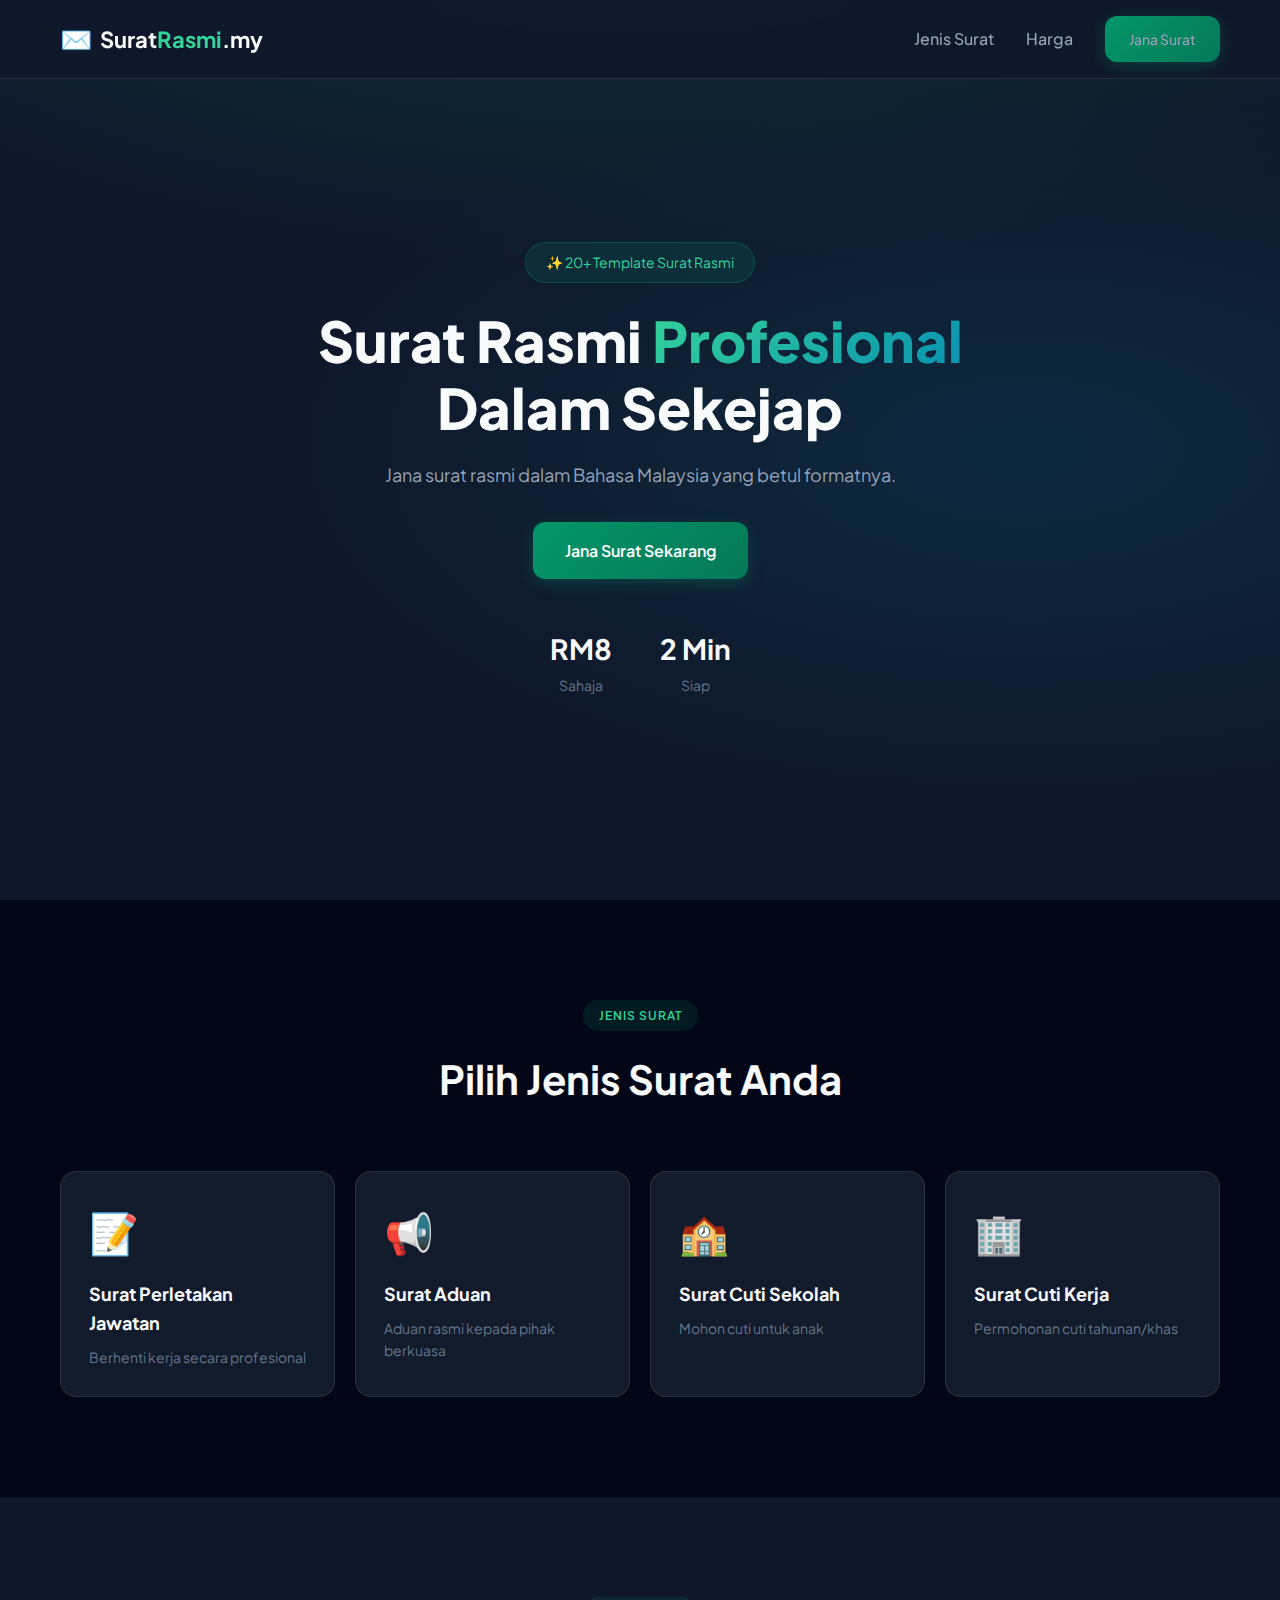
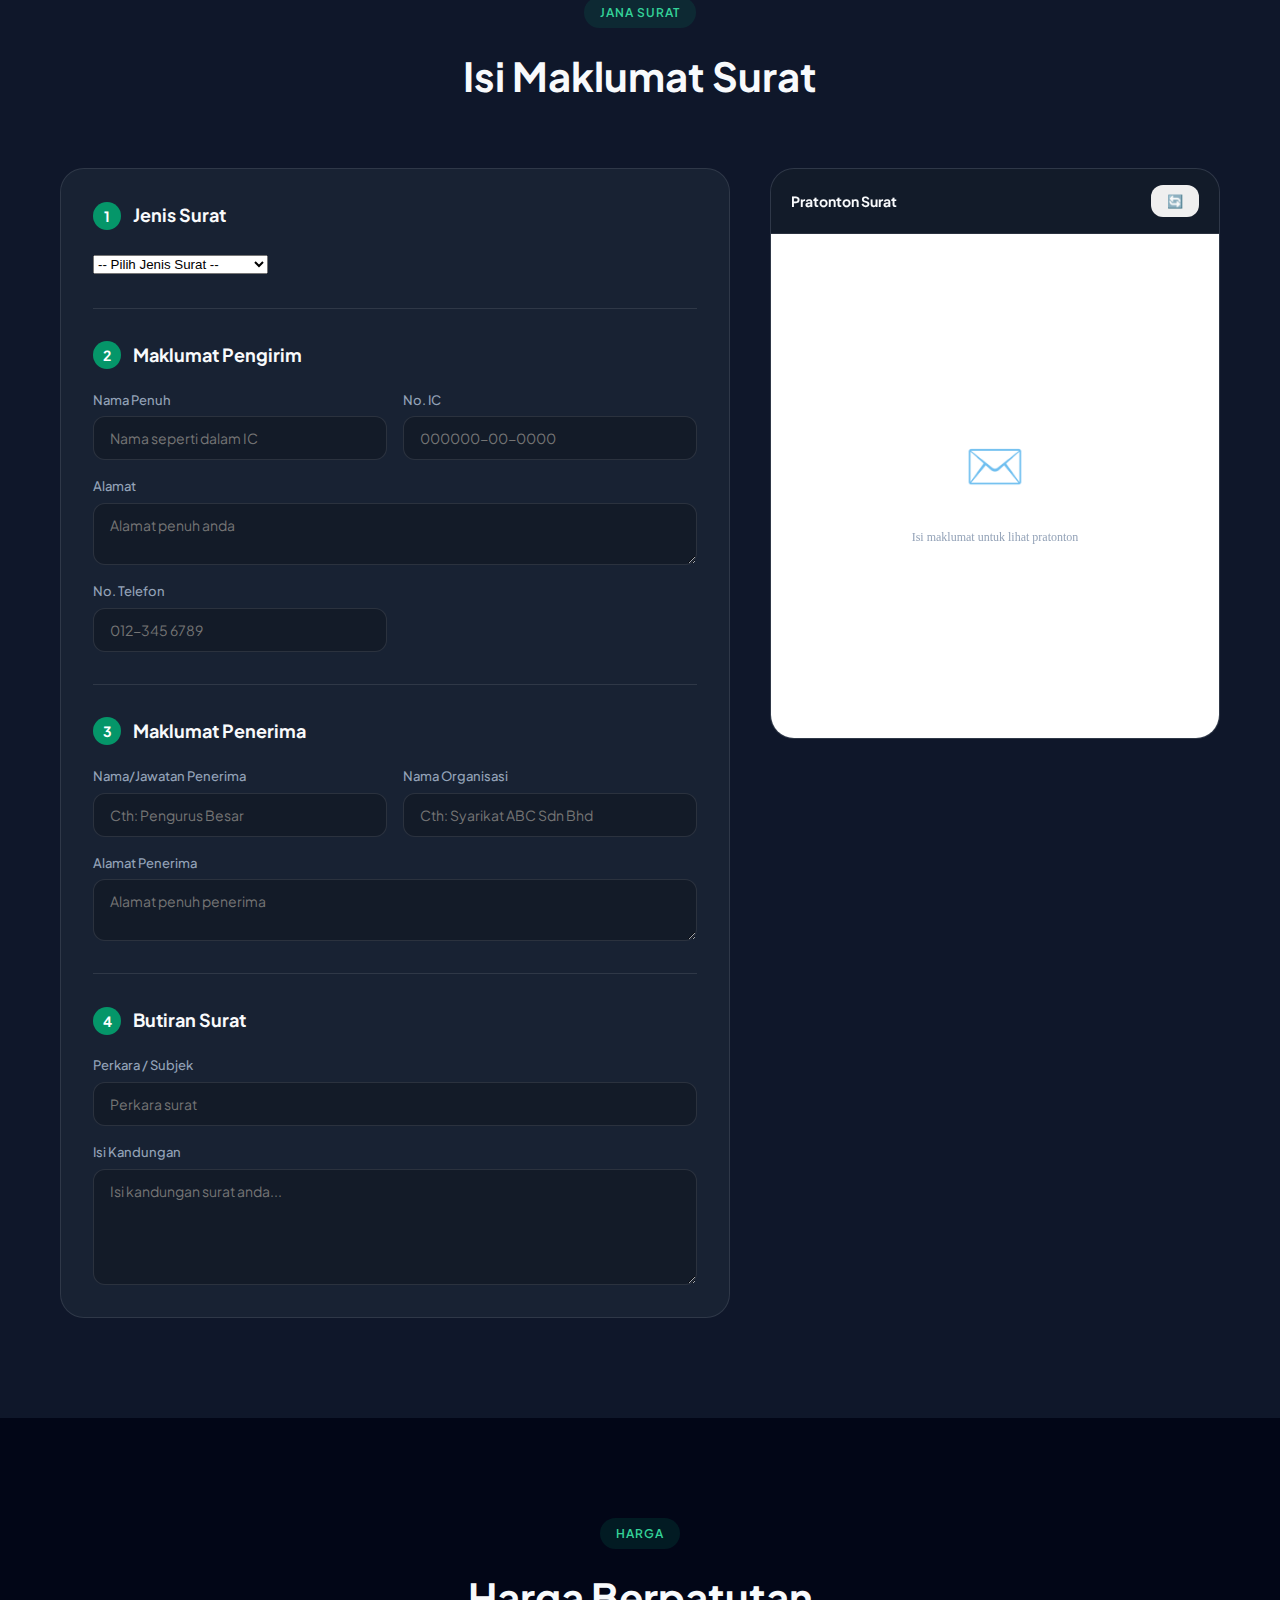
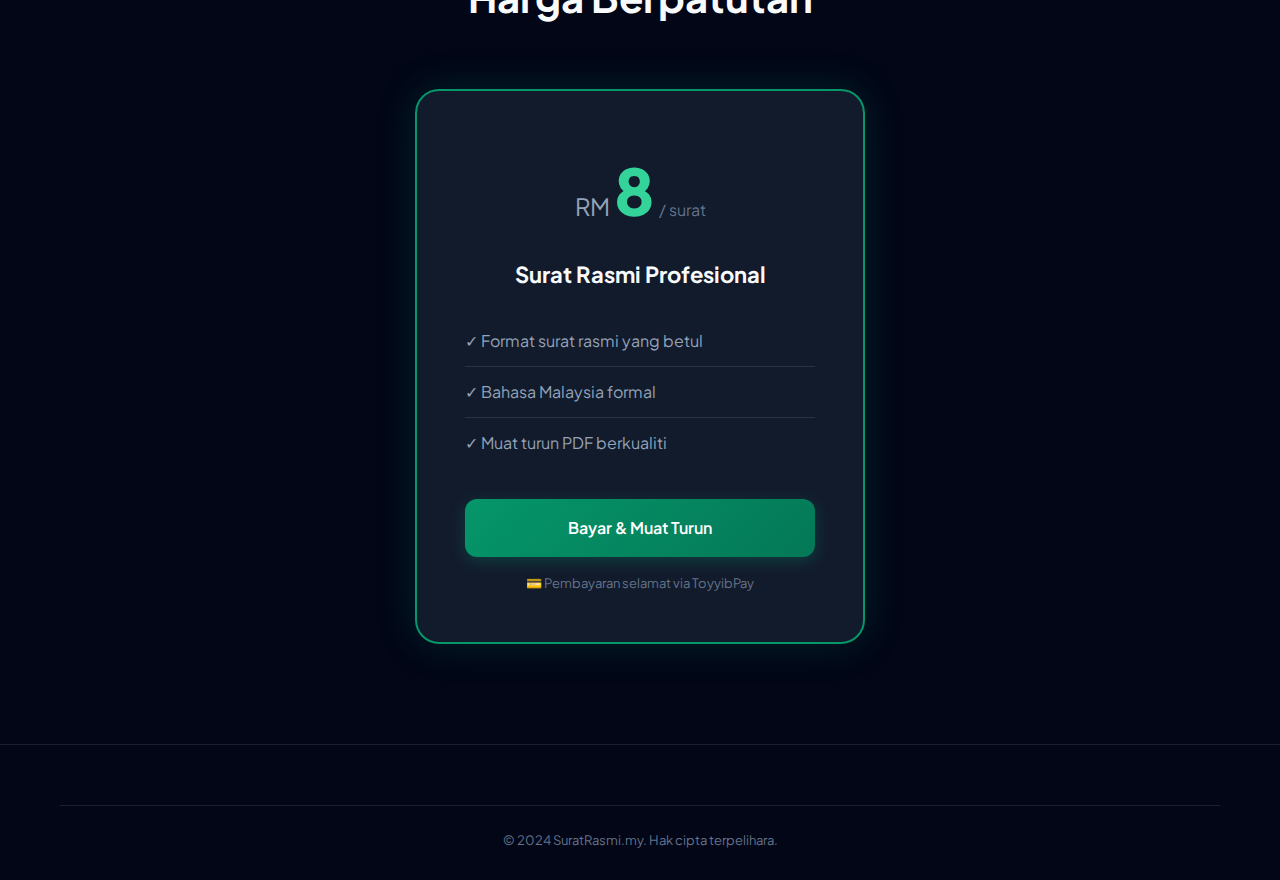
<file: index.html>
<!DOCTYPE html>
<html lang="ms">

<head>
    <meta charset="UTF-8">
    <meta name="viewport" content="width=device-width, initial-scale=1.0">
    <meta name="description" content="SuratRasmi.my - Jana surat rasmi profesional dalam Bahasa Malaysia.">
    <title>SuratRasmi.my - Surat Rasmi Profesional</title>
    <link href="https://fonts.googleapis.com/css2?family=Plus+Jakarta+Sans:wght@300;400;500;600;700;800&display=swap"
        rel="stylesheet">
    <link rel="stylesheet" href="style.css">
</head>

<body>
    <nav class="navbar">
        <div class="container nav-container">
            <a href="index.html" class="logo">
                <span class="logo-icon">✉️</span>
                <span>Surat<span class="highlight">Rasmi</span>.my</span>
            </a>
            <div class="nav-links">
                <a href="#templates">Jenis Surat</a>
                <a href="#pricing">Harga</a>
                <a href="#generator" class="btn btn-primary">Jana Surat</a>
            </div>
        </div>
    </nav>

    <section class="hero">
        <div class="hero-bg"></div>
        <div class="container">
            <div class="hero-content">
                <span class="badge">✨ 20+ Template Surat Rasmi</span>
                <h1>Surat Rasmi <span class="gradient-text">Profesional</span><br>Dalam Sekejap</h1>
                <p class="subtitle">Jana surat rasmi dalam Bahasa Malaysia yang betul formatnya.</p>
                <div class="hero-cta">
                    <a href="#generator" class="btn btn-primary btn-large">Jana Surat Sekarang</a>
                </div>
                <div class="trust-badges">
                    <div class="trust-item"><span class="trust-number">RM8</span><span>Sahaja</span></div>
                    <div class="trust-item"><span class="trust-number">2 Min</span><span>Siap</span></div>
                </div>
            </div>
        </div>
    </section>

    <section id="templates" class="templates">
        <div class="container">
            <div class="section-header">
                <span class="section-badge">JENIS SURAT</span>
                <h2>Pilih Jenis Surat Anda</h2>
            </div>
            <div class="templates-grid">
                <div class="template-card" data-type="resignation">
                    <div class="template-icon">📝</div>
                    <h3>Surat Perletakan Jawatan</h3>
                    <p>Berhenti kerja secara profesional</p>
                </div>
                <div class="template-card" data-type="complaint">
                    <div class="template-icon">📢</div>
                    <h3>Surat Aduan</h3>
                    <p>Aduan rasmi kepada pihak berkuasa</p>
                </div>
                <div class="template-card" data-type="school_leave">
                    <div class="template-icon">🏫</div>
                    <h3>Surat Cuti Sekolah</h3>
                    <p>Mohon cuti untuk anak</p>
                </div>
                <div class="template-card" data-type="work_leave">
                    <div class="template-icon">🏢</div>
                    <h3>Surat Cuti Kerja</h3>
                    <p>Permohonan cuti tahunan/khas</p>
                </div>
            </div>
        </div>
    </section>

    <section id="generator" class="generator">
        <div class="container">
            <div class="section-header">
                <span class="section-badge">JANA SURAT</span>
                <h2>Isi Maklumat Surat</h2>
            </div>
            <div class="generator-container">
                <div class="generator-form">
                    <form id="letterForm">
                        <div class="form-section">
                            <h3><span class="num">1</span> Jenis Surat</h3>
                            <select id="letterType" name="letter_type" required>
                                <option value="">-- Pilih Jenis Surat --</option>
                                <option value="resignation">Surat Perletakan Jawatan</option>
                                <option value="complaint">Surat Aduan</option>
                                <option value="school_leave">Surat Cuti Sekolah</option>
                                <option value="work_leave">Surat Cuti Kerja</option>
                            </select>
                        </div>

                        <div class="form-section">
                            <h3><span class="num">2</span> Maklumat Pengirim</h3>
                            <div class="form-grid">
                                <div class="form-group">
                                    <label>Nama Penuh</label>
                                    <input type="text" name="sender_name" required placeholder="Nama seperti dalam IC">
                                </div>
                                <div class="form-group">
                                    <label>No. IC</label>
                                    <input type="text" name="sender_ic" placeholder="000000-00-0000">
                                </div>
                                <div class="form-group full">
                                    <label>Alamat</label>
                                    <textarea name="sender_address" rows="2" placeholder="Alamat penuh anda"></textarea>
                                </div>
                                <div class="form-group">
                                    <label>No. Telefon</label>
                                    <input type="tel" name="sender_phone" placeholder="012-345 6789">
                                </div>
                            </div>
                        </div>

                        <div class="form-section">
                            <h3><span class="num">3</span> Maklumat Penerima</h3>
                            <div class="form-grid">
                                <div class="form-group">
                                    <label>Nama/Jawatan Penerima</label>
                                    <input type="text" name="recipient_name" required placeholder="Cth: Pengurus Besar">
                                </div>
                                <div class="form-group">
                                    <label>Nama Organisasi</label>
                                    <input type="text" name="recipient_org" placeholder="Cth: Syarikat ABC Sdn Bhd">
                                </div>
                                <div class="form-group full">
                                    <label>Alamat Penerima</label>
                                    <textarea name="recipient_address" rows="2"
                                        placeholder="Alamat penuh penerima"></textarea>
                                </div>
                            </div>
                        </div>

                        <div class="form-section">
                            <h3><span class="num">4</span> Butiran Surat</h3>
                            <div class="form-grid">
                                <div class="form-group full">
                                    <label>Perkara / Subjek</label>
                                    <input type="text" name="subject" placeholder="Perkara surat">
                                </div>
                                <div class="form-group full">
                                    <label>Isi Kandungan</label>
                                    <textarea name="content" rows="5"
                                        placeholder="Isi kandungan surat anda..."></textarea>
                                </div>
                            </div>
                        </div>
                    </form>
                </div>

                <div class="generator-preview">
                    <div class="preview-header">
                        <h4>Pratonton Surat</h4>
                        <button type="button" class="btn btn-small" id="refreshPreview">🔄</button>
                    </div>
                    <div class="preview-container">
                        <div id="letterPreview" class="letter-preview">
                            <div class="preview-placeholder">
                                <span>✉️</span>
                                <p>Isi maklumat untuk lihat pratonton</p>
                            </div>
                        </div>
                    </div>
                </div>
            </div>
        </div>
    </section>

    <section id="pricing" class="pricing">
        <div class="container">
            <div class="section-header">
                <span class="section-badge">HARGA</span>
                <h2>Harga Berpatutan</h2>
            </div>
            <div class="pricing-card">
                <div class="price-tag">
                    <span class="currency">RM</span>
                    <span class="amount">8</span>
                    <span class="period">/ surat</span>
                </div>
                <h3>Surat Rasmi Profesional</h3>
                <ul class="features-list">
                    <li>✓ Format surat rasmi yang betul</li>
                    <li>✓ Bahasa Malaysia formal</li>
                    <li>✓ Muat turun PDF berkualiti</li>
                </ul>
                <!-- TOYYIBPAY: Replace YOUR_TOYYIBPAY_LINK with your actual ToyyibPay payment link -->
                <a href="YOUR_TOYYIBPAY_LINK" id="payButton" class="btn btn-primary btn-large btn-full"
                    onclick="saveLetterData()">
                    Bayar & Muat Turun
                </a>
                <p class="note">💳 Pembayaran selamat via ToyyibPay</p>
            </div>
        </div>
    </section>

    <footer class="footer">
        <div class="container">
            <div class="footer-bottom">
                <p>&copy; 2024 SuratRasmi.my. Hak cipta terpelihara.</p>
            </div>
        </div>
    </footer>

    <script src="script.js"></script>
</body>

</html>
</file>
<file: style.css>
:root {
    --primary: #059669;
    --primary-dark: #047857;
    --primary-light: #34d399;
    --secondary: #0891b2;
    --accent: #f59e0b;
    --bg-dark: #0f172a;
    --bg-darker: #020617;
    --bg-card: rgba(30, 41, 59, 0.6);
    --text-primary: #f8fafc;
    --text-secondary: #94a3b8;
    --text-muted: #64748b;
    --border-color: rgba(255, 255, 255, 0.1);
    --radius-sm: 8px;
    --radius-md: 12px;
    --radius-lg: 16px;
    --radius-xl: 24px;
    --transition: 250ms ease;
    --font: 'Plus Jakarta Sans', sans-serif;
}

*,
*::before,
*::after {
    margin: 0;
    padding: 0;
    box-sizing: border-box;
}

html {
    scroll-behavior: smooth;
}

body {
    font-family: var(--font);
    background: var(--bg-dark);
    color: var(--text-primary);
    line-height: 1.6;
}

.container {
    max-width: 1200px;
    margin: 0 auto;
    padding: 0 20px;
}

/* Navbar */
.navbar {
    position: fixed;
    top: 0;
    left: 0;
    right: 0;
    z-index: 1000;
    padding: 16px 0;
    background: rgba(15, 23, 42, 0.9);
    backdrop-filter: blur(20px);
    border-bottom: 1px solid var(--border-color);
}

.nav-container {
    display: flex;
    align-items: center;
    justify-content: space-between;
}

.logo {
    display: flex;
    align-items: center;
    gap: 8px;
    font-size: 22px;
    font-weight: 700;
    text-decoration: none;
    color: var(--text-primary);
}

.logo-icon {
    font-size: 26px;
}

.logo .highlight {
    color: var(--primary-light);
}

.nav-links {
    display: flex;
    align-items: center;
    gap: 32px;
}

.nav-links a {
    color: var(--text-secondary);
    text-decoration: none;
    font-weight: 500;
    transition: var(--transition);
}

.nav-links a:hover {
    color: var(--text-primary);
}

/* Buttons */
.btn {
    display: inline-flex;
    align-items: center;
    justify-content: center;
    gap: 8px;
    padding: 12px 24px;
    font-family: inherit;
    font-size: 14px;
    font-weight: 600;
    border-radius: var(--radius-md);
    border: none;
    cursor: pointer;
    transition: var(--transition);
    text-decoration: none;
}

.btn-primary {
    background: linear-gradient(135deg, var(--primary), var(--primary-dark));
    color: white;
    box-shadow: 0 4px 15px rgba(5, 150, 105, 0.3);
}

.btn-primary:hover {
    transform: translateY(-2px);
    box-shadow: 0 6px 20px rgba(5, 150, 105, 0.4);
}

.btn-secondary {
    background: rgba(255, 255, 255, 0.05);
    color: var(--text-primary);
    border: 1px solid var(--border-color);
}

.btn-secondary:hover {
    background: rgba(255, 255, 255, 0.1);
}

.btn-large {
    padding: 16px 32px;
    font-size: 16px;
}

.btn-small {
    padding: 8px 16px;
    font-size: 13px;
}

.btn-full {
    width: 100%;
}

/* Hero */
.hero {
    min-height: 100vh;
    display: flex;
    align-items: center;
    padding: 120px 0 80px;
    position: relative;
}

.hero-bg {
    position: absolute;
    inset: 0;
    background: radial-gradient(ellipse 80% 50% at 50% -20%, rgba(5, 150, 105, 0.25), transparent), radial-gradient(ellipse 60% 40% at 80% 50%, rgba(8, 145, 178, 0.15), transparent);
    z-index: -1;
}

.hero-content {
    text-align: center;
    max-width: 800px;
    margin: 0 auto;
}

.badge {
    display: inline-block;
    padding: 8px 20px;
    background: rgba(5, 150, 105, 0.15);
    border: 1px solid rgba(5, 150, 105, 0.3);
    border-radius: 50px;
    font-size: 14px;
    color: var(--primary-light);
    margin-bottom: 24px;
}

.hero h1 {
    font-size: clamp(36px, 5vw, 56px);
    font-weight: 800;
    margin-bottom: 20px;
    line-height: 1.2;
}

.gradient-text {
    background: linear-gradient(135deg, var(--primary-light), var(--secondary));
    -webkit-background-clip: text;
    -webkit-text-fill-color: transparent;
    background-clip: text;
}

.hero .subtitle {
    font-size: 18px;
    color: var(--text-secondary);
    margin-bottom: 32px;
    max-width: 600px;
    margin-left: auto;
    margin-right: auto;
}

.hero-cta {
    display: flex;
    gap: 16px;
    justify-content: center;
    margin-bottom: 48px;
}

.trust-badges {
    display: flex;
    justify-content: center;
    gap: 48px;
}

.trust-item {
    text-align: center;
}

.trust-number {
    display: block;
    font-size: 28px;
    font-weight: 700;
    color: var(--text-primary);
}

.trust-item span:last-child {
    font-size: 14px;
    color: var(--text-muted);
}

/* Sections */
section {
    padding: 100px 0;
}

.section-header {
    text-align: center;
    margin-bottom: 60px;
}

.section-badge {
    display: inline-block;
    padding: 6px 16px;
    background: rgba(5, 150, 105, 0.15);
    color: var(--primary-light);
    border-radius: 50px;
    font-size: 12px;
    font-weight: 600;
    letter-spacing: 1px;
    margin-bottom: 16px;
}

.section-header h2 {
    font-size: clamp(28px, 4vw, 40px);
    margin-bottom: 12px;
}

.section-header p {
    color: var(--text-secondary);
    font-size: 18px;
}

/* Templates */
.templates {
    background: var(--bg-darker);
}

.templates-grid {
    display: grid;
    grid-template-columns: repeat(auto-fit, minmax(260px, 1fr));
    gap: 20px;
}

.template-card {
    background: var(--bg-card);
    border: 1px solid var(--border-color);
    border-radius: var(--radius-lg);
    padding: 28px;
    cursor: pointer;
    transition: var(--transition);
    position: relative;
}

.template-card:hover {
    transform: translateY(-4px);
    border-color: var(--primary);
    box-shadow: 0 10px 30px rgba(5, 150, 105, 0.15);
}

.template-icon {
    font-size: 40px;
    margin-bottom: 16px;
}

.template-card h3 {
    font-size: 18px;
    margin-bottom: 8px;
}

.template-card p {
    font-size: 14px;
    color: var(--text-muted);
}

.template-tag {
    position: absolute;
    top: 16px;
    right: 16px;
    background: linear-gradient(135deg, var(--accent), #f97316);
    color: white;
    padding: 4px 12px;
    border-radius: 50px;
    font-size: 11px;
    font-weight: 600;
}

/* Generator */
.generator-container {
    display: grid;
    grid-template-columns: 1fr 450px;
    gap: 40px;
    align-items: start;
}

.generator-form {
    background: var(--bg-card);
    border: 1px solid var(--border-color);
    border-radius: var(--radius-xl);
    padding: 32px;
}

.form-section {
    margin-bottom: 32px;
    padding-bottom: 32px;
    border-bottom: 1px solid var(--border-color);
}

.form-section:last-child {
    border-bottom: none;
    margin-bottom: 0;
    padding-bottom: 0;
}

.form-section h3 {
    display: flex;
    align-items: center;
    gap: 12px;
    font-size: 18px;
    margin-bottom: 20px;
}

.form-section .num {
    display: flex;
    align-items: center;
    justify-content: center;
    width: 28px;
    height: 28px;
    background: var(--primary);
    color: white;
    border-radius: 50%;
    font-size: 14px;
}

.form-grid {
    display: grid;
    grid-template-columns: repeat(2, 1fr);
    gap: 16px;
}

.form-group {
    display: flex;
    flex-direction: column;
    gap: 6px;
}

.form-group.full {
    grid-column: 1 / -1;
}

.form-group label {
    font-size: 13px;
    font-weight: 500;
    color: var(--text-secondary);
}

.form-group input,
.form-group textarea,
.form-group select {
    padding: 12px 16px;
    background: rgba(0, 0, 0, 0.2);
    border: 1px solid var(--border-color);
    border-radius: var(--radius-md);
    color: var(--text-primary);
    font-family: inherit;
    font-size: 14px;
    transition: var(--transition);
}

.form-group input:focus,
.form-group textarea:focus,
.form-group select:focus {
    outline: none;
    border-color: var(--primary);
}

.form-group select {
    cursor: pointer;
}

/* Generator Preview */
.generator-preview {
    position: sticky;
    top: 100px;
    background: var(--bg-card);
    border: 1px solid var(--border-color);
    border-radius: var(--radius-xl);
    overflow: hidden;
}

.preview-header {
    display: flex;
    justify-content: space-between;
    align-items: center;
    padding: 16px 20px;
    background: rgba(0, 0, 0, 0.2);
    border-bottom: 1px solid var(--border-color);
}

.preview-header h4 {
    font-size: 14px;
}

.preview-container {
    padding: 20px;
    background: white;
    min-height: 500px;
}

.letter-preview {
    background: white;
    padding: 32px;
    font-size: 12px;
    color: #1e293b;
    line-height: 1.8;
    font-family: 'Times New Roman', serif;
    min-height: 460px;
}

.preview-placeholder {
    display: flex;
    flex-direction: column;
    align-items: center;
    justify-content: center;
    height: 400px;
    color: #94a3b8;
    text-align: center;
}

.preview-placeholder span {
    font-size: 48px;
    margin-bottom: 16px;
}

/* Letter Styles */
.letter-preview .letter-header {
    text-align: right;
    margin-bottom: 24px;
}

.letter-preview .sender-info {
    margin-bottom: 8px;
}

.letter-preview .date {
    margin-bottom: 24px;
}

.letter-preview .recipient-info {
    margin-bottom: 24px;
}

.letter-preview .subject {
    font-weight: bold;
    margin-bottom: 16px;
    text-decoration: underline;
}

.letter-preview .salutation {
    margin-bottom: 16px;
}

.letter-preview .body {
    text-align: justify;
    margin-bottom: 24px;
}

.letter-preview .closing {
    margin-bottom: 48px;
}

.letter-preview .signature {}

.letter-preview .signature-name {
    font-weight: bold;
    margin-bottom: 4px;
}

/* Pricing */
.pricing {
    background: var(--bg-darker);
}

.pricing-card {
    max-width: 450px;
    margin: 0 auto;
    background: var(--bg-card);
    border: 2px solid var(--primary);
    border-radius: var(--radius-xl);
    padding: 48px;
    text-align: center;
    box-shadow: 0 0 40px rgba(5, 150, 105, 0.2);
}

.price-tag {
    display: flex;
    align-items: baseline;
    justify-content: center;
    gap: 4px;
    margin-bottom: 16px;
}

.price-tag .currency {
    font-size: 24px;
    color: var(--text-secondary);
}

.price-tag .amount {
    font-size: 64px;
    font-weight: 800;
    color: var(--primary-light);
}

.price-tag .period {
    font-size: 16px;
    color: var(--text-muted);
}

.pricing-card h3 {
    font-size: 22px;
    margin-bottom: 24px;
}

.features-list {
    list-style: none;
    text-align: left;
    margin-bottom: 32px;
}

.features-list li {
    padding: 12px 0;
    border-bottom: 1px solid var(--border-color);
    color: var(--text-secondary);
}

.features-list li:last-child {
    border-bottom: none;
}

.pricing-card .note {
    margin-top: 16px;
    font-size: 13px;
    color: var(--text-muted);
}

/* Footer */
.footer {
    background: var(--bg-darker);
    padding: 60px 0 30px;
    border-top: 1px solid var(--border-color);
}

.footer-content {
    display: grid;
    grid-template-columns: 2fr 1fr;
    gap: 40px;
    margin-bottom: 40px;
}

.footer-brand p {
    margin-top: 12px;
    color: var(--text-secondary);
    font-size: 14px;
}

.footer-links h4 {
    font-size: 14px;
    margin-bottom: 16px;
}

.footer-links a {
    display: block;
    color: var(--text-secondary);
    font-size: 14px;
    margin-bottom: 8px;
    text-decoration: none;
}

.footer-bottom {
    text-align: center;
    padding-top: 24px;
    border-top: 1px solid var(--border-color);
    color: var(--text-muted);
    font-size: 13px;
}

/* Responsive */
@media (max-width: 1024px) {
    .generator-container {
        grid-template-columns: 1fr;
    }

    .generator-preview {
        position: static;
    }
}

@media (max-width: 768px) {
    .nav-links {
        display: none;
    }

    .hero-cta {
        flex-direction: column;
    }

    .trust-badges {
        flex-direction: column;
        gap: 24px;
    }

    .form-grid {
        grid-template-columns: 1fr;
    }

    .footer-content {
        grid-template-columns: 1fr;
        text-align: center;
    }
}
</file>
